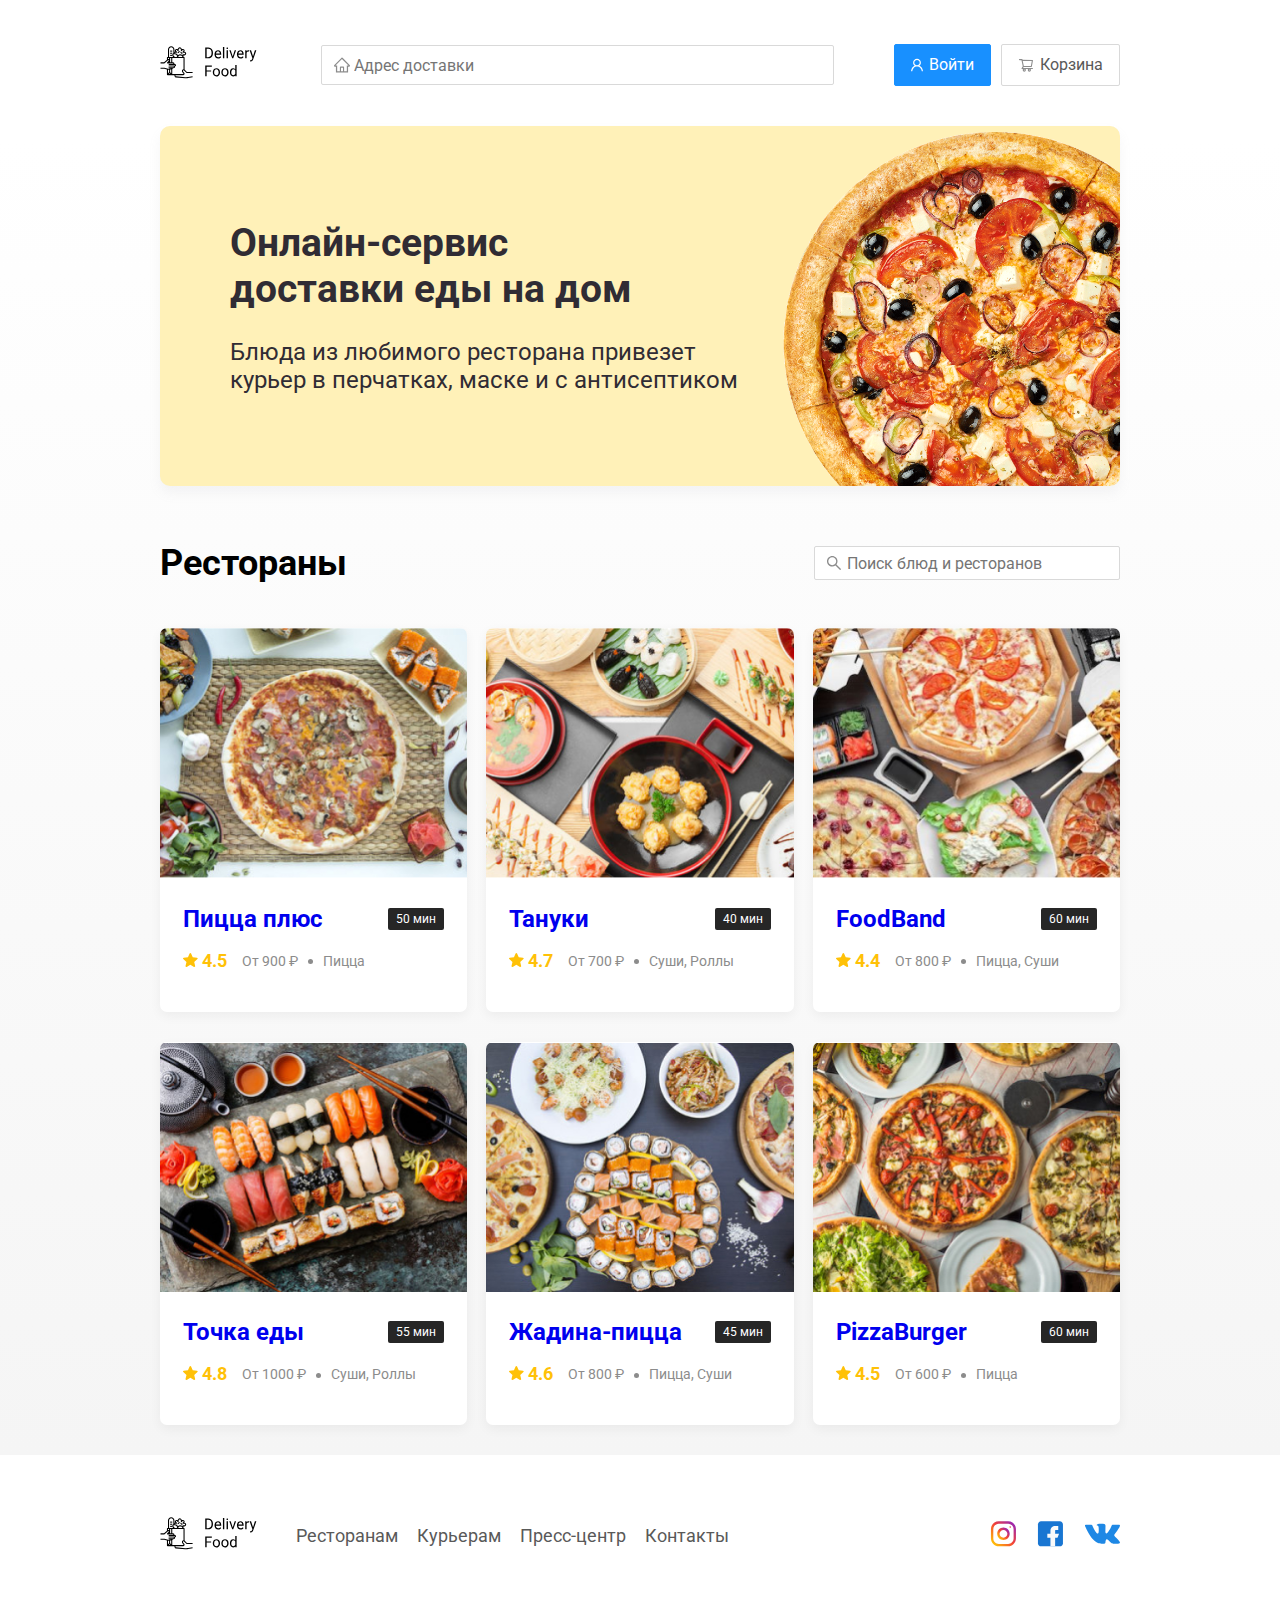
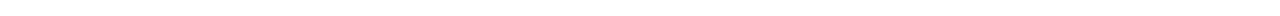
<file: index.html>
<!DOCTYPE html>
<html lang="ru">

<head>
  <meta charset="UTF-8">
  <meta name="viewport" content="width=device-width, initial-scale=1.0">
  <title>Delivery Food - доставка еды на дом</title>
  <link href="https://fonts.googleapis.com/css?family=Roboto:400,700&display=swap&subset=cyrillic" rel="stylesheet" />
  <link rel="stylesheet" href="css\normalize.css">
  <link rel="stylesheet" href="css/style.css" />
</head>

<body>
  <div class="container">
    <header class="header">
      <a href="/index.html" class="logo">
        <img src="img\logo.svg" alt="Logo">
      </a>
      <input type="text" class="input input-adress" placeholder="Адрес доставки">
      <div class="buttons">
        <button class="button button-primary">
          <img src="img/user.svg" alt="user" class="button-icon">
          <span class="button-text">Войти</span>
        </button>
        <button class="button">
          <img src="img/shopping-cart.svg" alt="shopping cart" class="button-icon">
          <span class="button-text">Корзина</span>
        </button>
      </div>
    </header>
  </div>
  <!-- /.container -->

  <main class="main">
    <div class="container">
      <section class="promo">
        <h1 class="promo-title">Онлайн-сервис <br> доставки еды на дом</h1>
        <p class="promo-text">Блюда из любимого ресторана привезет курьер в перчатках, маске и с антисептиком</p>
      </section>
      <section class="restaurants">
        <div class="section-heading">
          <h2 class="section-title">Рестораны</h2>
          <input class="input input-search" type="text" placeholder="Поиск блюд и ресторанов">
        </div>
        <div class="cards">
          <a href="/restaurant.html" class="card">
            <img src="img/image-1.jpg" alt="image" class="card-image">
            <div class="card-text">
              <div class="card-heading">
                <h3 class="card-title">Пицца плюс</h3>
                <span class="card-tag tag">50 мин</span>
              </div>
              <!-- /.card-heading -->
              <div class="card-info">
                <div class="rating"><img src="img/rating-star.svg" alt="rating" class="rating-star"> 4.5</div>
                <div class="price">От 900 ₽</div>
                <div class="category">Пицца</div>
              </div>
              <!-- /.card-info -->
            </div>
            <!-- /.card-text -->
          </a>
          <!-- /.card -->
          <a href="/restaurant.html" class="card">
            <img src="img/image-2.jpg" alt="image" class="card-image">
            <div class="card-text">
              <div class="card-heading">
                <h3 class="card-title">Тануки</h3>
                <span class="card-tag tag">40 мин</span>
              </div>
              <!-- /.card-heading -->
              <div class="card-info">
                <div class="rating"><img src="img/rating-star.svg" alt="rating" class="rating-star"> 4.7</div>
                <div class="price">От 700 ₽</div>
                <div class="category">Суши, Роллы</div>
              </div>
              <!-- /.card-info -->
            </div>
            <!-- /.card-text -->
          </a>
          <!-- /.card -->
          <a href="/restaurant.html" class="card">
            <img src="img/image-3.jpg" alt="image" class="card-image">
            <div class="card-text">
              <div class="card-heading">
                <h3 class="card-title">FoodBand</h3>
                <span class="card-tag tag">60 мин</span>
              </div>
              <!-- /.card-heading -->
              <div class="card-info">
                <div class="rating"><img src="img/rating-star.svg" alt="rating" class="rating-star"> 4.4</div>
                <div class="price">От 800 ₽</div>
                <div class="category">Пицца, Суши</div>
              </div>
              <!-- /.card-info -->
            </div>
            <!-- /.card-text -->
          </a>
          <!-- /.card -->
          <a href="/restaurant.html" class="card">
            <img src="img/image-4.jpg" alt="image" class="card-image">
            <div class="card-text">
              <div class="card-heading">
                <h3 class="card-title">Точка еды</h3>
                <span class="card-tag tag">55 мин</span>
              </div>
              <!-- /.card-heading -->
              <div class="card-info">
                <div class="rating"><img src="img/rating-star.svg" alt="rating" class="rating-star"> 4.8</div>
                <div class="price">От 1000 ₽</div>
                <div class="category">Суши, Роллы</div>
              </div>
              <!-- /.card-info -->
            </div>
            <!-- /.card-text -->
          </a>
          <!-- /.card -->
          <a href="/restaurant.html" class="card">
            <img src="img/image-5.jpg" alt="image" class="card-image">
            <div class="card-text">
              <div class="card-heading">
                <h3 class="card-title">Жадина-пицца</h3>
                <span class="card-tag tag">45 мин</span>
              </div>
              <!-- /.card-heading -->
              <div class="card-info">
                <div class="rating"><img src="img/rating-star.svg" alt="rating" class="rating-star"> 4.6</div>
                <div class="price">От 800 ₽</div>
                <div class="category">Пицца, Суши</div>
              </div>
              <!-- /.card-info -->
            </div>
            <!-- /.card-text -->
          </a>
          <!-- /.card -->
          <a href="/restaurant.html" class="card">
            <img src="img/image-6.jpg" alt="image" class="card-image">
            <div class="card-text">
              <div class="card-heading">
                <h3 class="card-title">PizzaBurger</h3>
                <span class="card-tag tag">60 мин</span>
              </div>
              <!-- /.card-heading -->
              <div class="card-info">

                <div class="rating"><img src="img/rating-star.svg" alt="rating" class="rating-star"> 4.5</div>
                <div class="price">От 600 ₽</div>
                <div class="category">Пицца</div>
              </div>
              <!-- /.card-info -->
            </div>
            <!-- /.card-text -->
          </a>
          <!-- /.card -->
        </div>
        <!-- /.cards -->
      </section>
    </div>
  </main>

  <footer class="footer">
    <div class="container">
      <div class="footer-block">
        <a href="/index.html" class="logo">
          <img src="img\logo.svg" alt="Logo" class="logo footer-logo">
        </a>
        <nav class="footer-nav">
          <a href="#" class="footer-link">Ресторанам</a>
          <a href="#" class="footer-link">Курьерам</a>
          <a href="#" class="footer-link">Пресс-центр</a>
          <a href="#" class="footer-link">Контакты</a>
        </nav>
        <div class="social-links">
          <a href="" class="social-link"><img src="/img/instagram.svg" alt="Instagram"></a>
          <a href="" class="social-link"><img src="/img/fb.svg" alt="Facebook"></a>
          <a href="" class="social-link"><img src="/img/vk.svg" alt="VK"></a>
        </div>
        <!-- /.social-links -->
      </div>
    </div>
  </footer>
  <!-- footer-block -->


</body>

</html>
</file>
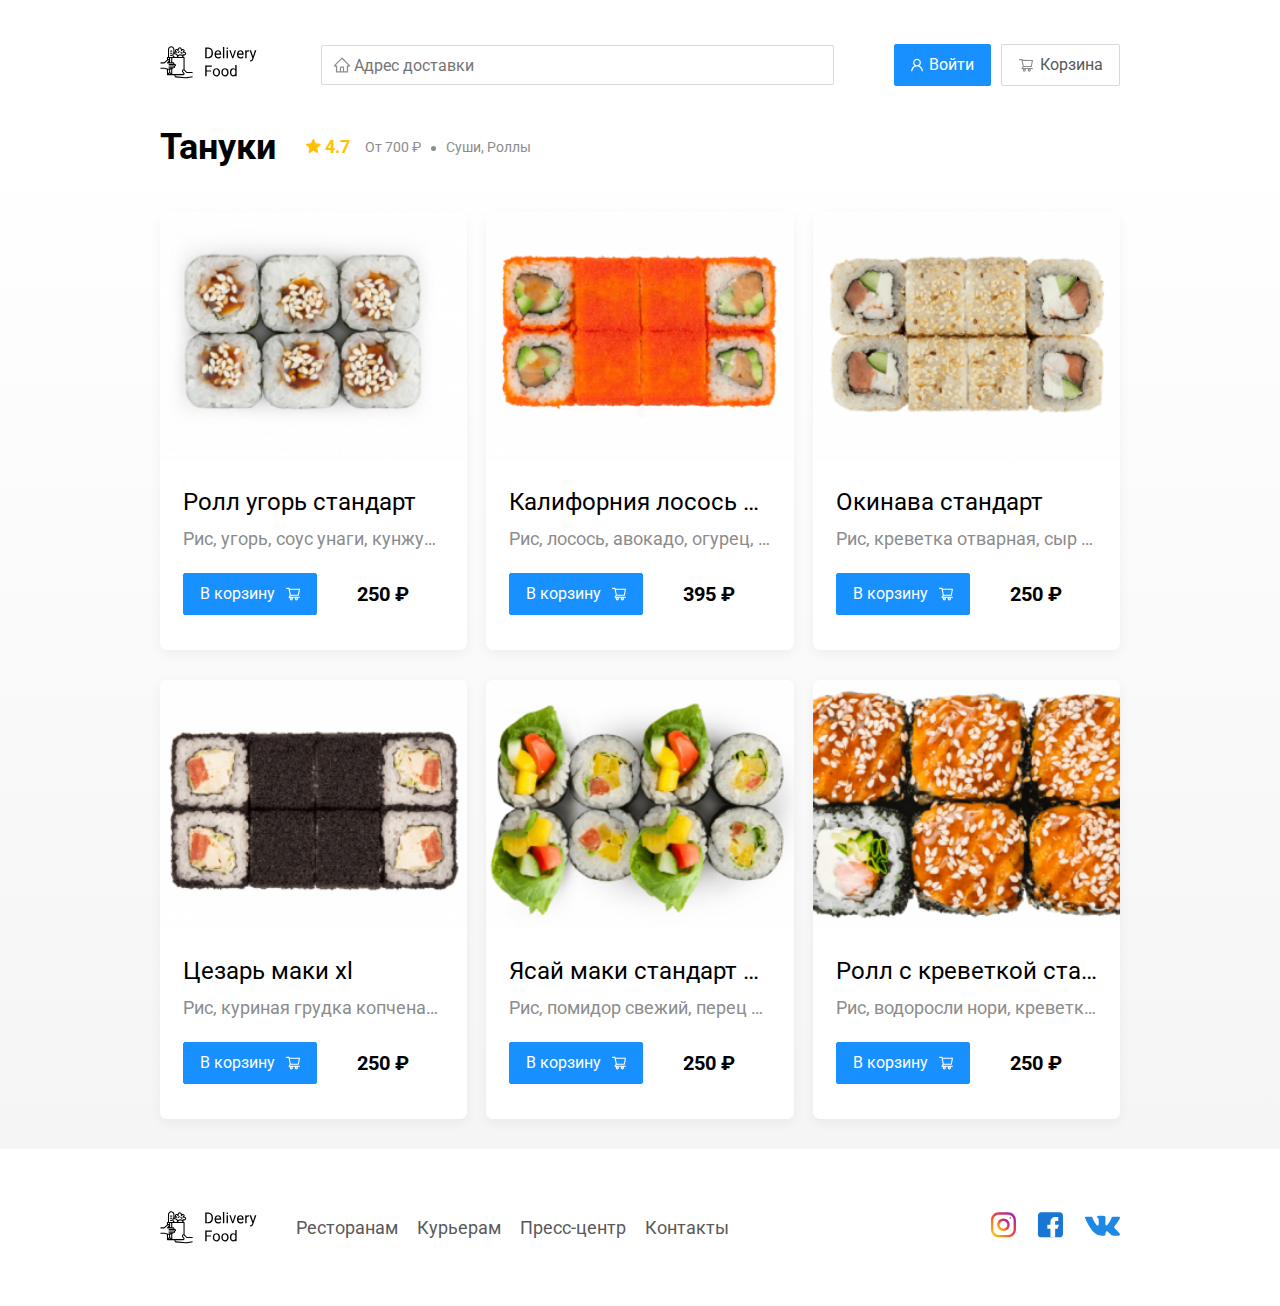
<file: restaurant.html>
<!DOCTYPE html>
<html lang="ru">

<head>
  <meta charset="UTF-8">
  <meta name="viewport" content="width=device-width, initial-scale=1.0">
  <title>Тануки - доставка еды на дом</title>
  <link href="https://fonts.googleapis.com/css?family=Roboto:400,700&display=swap&subset=cyrillic" rel="stylesheet" />
  <link rel="stylesheet" href="css\normalize.css">
  <link rel="stylesheet" href="css\animate.css">
  <link rel="stylesheet" href="css/style.css" />
</head>

<body>
  <div class="container">
    <header class="header">
      <a href="/index.html" class="logo">
        <img src="img\logo.svg" alt="Logo">
      </a>
      <input type="text" class="input input-adress" placeholder="Адрес доставки">
      <div class="buttons">
        <button class="button button-primary">
          <img src="img/user.svg" alt="user" class="button-icon">
          <span class="button-text">Войти</span>
        </button>
        <button class="button" id="cart-button">
          <img src="img/shopping-cart.svg" alt="shopping cart" class="button-icon">
          <span class="button-text">Корзина</span>
        </button>
      </div>
    </header>
  </div>
  <!-- /.container -->

  <main class="main">
    <div class="container">
      <section class="restaurants">
        <div class="section-heading">
          <h2 class="section-title">Тануки</h2>
          <div class="card-info">
            <div class="rating"><img src="img/rating-star.svg" alt="rating" class="rating-star"> 4.7</div>
            <div class="price">От 700 ₽</div>
            <div class="category">Суши, Роллы</div>
          </div>
          <!-- /.card-info -->
        </div>
        <div class="cards">
          <div class="card wow fadeInUp" data-wow-delay="0.2s">
            <img src="img/menu-1.png" alt="image" class="card-image menu-image">
            <div class="card-text">
              <div class="card-heading">
                <h3 class="card-title card-title-reg">Ролл угорь стандарт</h3>
              </div>
              <!-- /.card-heading -->
              <div class="card-info">
                <div class="ingridients">Рис, угорь, соус унаги, кунжут, водоросли нори.</div>
              </div>
              <!-- /.card-info -->
              <div class="card-buttons">
                <button class="button button-primary">
                  <span class="button-card-text">В корзину</span>
                  <img src="img/shopping-cart-white.svg" alt="shopping-cart" class="button-card-image">
                </button>
                <strong class="card-price-bold">250 ₽</strong>
              </div>
            </div>
            <!-- /.card-text -->
          </div>
          <!-- /.card -->
          <div class="card wow fadeInUp" data-wow-delay="0.3s">
            <img src="img/menu-2.png" alt="image" class="card-image">
            <div class="card-text">
              <div class="card-heading">
                <h3 class="card-title card-title-reg">Калифорния лосось стандарт</h3>
              </div>
              <!-- /.card-heading -->
              <div class="card-info">
                <div class="ingridients">Рис, лосось, авокадо, огурец, майонез, икра масаго, нори.</div>
              </div>
              <!-- /.card-info -->
              <div class="card-buttons">
                <button class="button button-primary">
                  <span class="button-card-text">В корзину</span>
                  <img src="img/shopping-cart-white.svg" alt="shopping-cart" class="button-card-image">
                </button>
                <strong class="card-price-bold">395 ₽</strong>
              </div>
            </div>
            <!-- /.card-text -->
          </div>
          <!-- /.card -->
          <div class="card wow fadeInUp" data-wow-delay="0.4s">
            <img src="img/menu-3.png" alt="image" class="card-image">
            <div class="card-text">
              <div class="card-heading">
                <h3 class="card-title card-title-reg">Окинава стандарт</h3>
              </div>
              <!-- /.card-heading -->
              <div class="card-info">
                <div class="ingridients">Рис, креветка отварная, сыр сливочный, лосось, огурец свежий...</div>
              </div>
              <!-- /.card-info -->
              <div class="card-buttons">
                <button class="button button-primary">
                  <span class="button-card-text">В корзину</span>
                  <img src="img/shopping-cart-white.svg" alt="shopping-cart" class="button-card-image">
                </button>
                <strong class="card-price-bold">250 ₽</strong>
              </div>
            </div>
            <!-- /.card-text -->
          </div>
          <!-- /.card -->
          <div class="card wow fadeInUp" data-wow-delay="0.2s">
            <img src="img/menu-4.png" alt="image" class="card-image">
            <div class="card-text">
              <div class="card-heading">
                <h3 class="card-title card-title-reg">Цезарь маки хl</h3>
              </div>
              <!-- /.card-heading -->
              <div class="card-info">
                <div class="ingridients">Рис, куриная грудка копченая, икра масаго, томат, айсберг, соус цезарь...</div>
              </div>
              <!-- /.card-info -->
              <div class="card-buttons">
                <button class="button button-primary">
                  <span class="button-card-text">В корзину</span>
                  <img src="img/shopping-cart-white.svg" alt="shopping-cart" class="button-card-image">
                </button>
                <strong class="card-price-bold">250 ₽</strong>
              </div>
            </div>
            <!-- /.card-text -->
          </div>
          <!-- /.card -->
          <div class="card wow fadeInUp" data-wow-delay="0.3s">
            <img src="img/menu-5.png" alt="image" class="card-image">
            <div class="card-text">
              <div class="card-heading">
                <h3 class="card-title card-title-reg">Ясай маки стандарт 185 г</h3>
              </div>
              <!-- /.card-heading -->
              <div class="card-info">
                <div class="ingridients">Рис, помидор свежий, перец болгарский, авокадо, огурец, айсберг</div>
              </div>
              <!-- /.card-info -->
              <div class="card-buttons">
                <button class="button button-primary">
                  <span class="button-card-text">В корзину</span>
                  <img src="img/shopping-cart-white.svg" alt="shopping-cart" class="button-card-image">
                </button>
                <strong class="card-price-bold">250 ₽</strong>
              </div>
            </div>
            <!-- /.card-text -->
          </div>
          <!-- /.card -->
          <div class="card wow fadeInUp" data-wow-delay="0.4s">
            <img src="img/menu-6.png" alt="image" class="card-image">
            <div class="card-text">
              <div class="card-heading">
                <h3 class="card-title card-title-reg">Ролл с креветкой стандарт</h3>
              </div>
              <!-- /.card-heading -->
              <div class="card-info">
                <div class="ingridients">Рис, водоросли нори, креветки отварные, сыр сливочный, огурцы</div>
              </div>
              <!-- /.card-info -->
              <div class="card-buttons">
                <button class="button button-primary">
                  <span class="button-card-text">В корзину</span>
                  <img src="img/shopping-cart-white.svg" alt="shopping-cart" class="button-card-image">
                </button>
                <strong class="card-price-bold">250 ₽</strong>
              </div>
            </div>
            <!-- /.card-text -->
          </div>
          <!-- /.card -->
        </div>
        <!-- /.cards -->
      </section>
    </div>
  </main>

  <footer class="footer">
    <div class="container">
      <div class="footer-block">
        <img src="/img/logo.svg" alt="" class="logo footer-logo">
        <nav class="footer-nav">
          <a href="#" class="footer-link">Ресторанам</a>
          <a href="#" class="footer-link">Курьерам</a>
          <a href="#" class="footer-link">Пресс-центр</a>
          <a href="#" class="footer-link">Контакты</a>
        </nav>
        <div class="social-links">
          <a href="" class="social-link"><img src="/img/instagram.svg" alt="Instagram"></a>
          <a href="" class="social-link"><img src="/img/fb.svg" alt="Facebook"></a>
          <a href="" class="social-link"><img src="/img/vk.svg" alt="VK"></a>
        </div>
        <!-- /.social-links -->
      </div>
    </div>
  </footer>
  <!-- footer-block -->
  <div class="modal">
    <div class="modal-dialog">
      <div class="modal-header">
        <h3 class="modal-title">Корзина</h3>
        <button class="close">&times;</button>
      </div>
      <!-- /.modal-header -->
      <div class="modal-body">
        <div class="food-row">
          <span class="food-name">Ролл угорь стандарт</span>
          <strong class="food-price">250 ₽</strong>
          <div class="food-counter">
            <button class="counter-button">-</button>
            <span class="counter">1</span>
            <button class="counter-button">+</button>
          </div>
        </div>
        <!-- /.food-row -->
        <div class="food-row">
          <span class="food-name">Ролл угорь стандарт</span>
          <strong class="food-price">250 ₽</strong>
          <div class="food-counter">
            <button class="counter-button">-</button>
            <span class="counter">1</span>
            <button class="counter-button">+</button>
          </div>
        </div>
        <!-- /.food-row -->
        <div class="food-row">
          <span class="food-name">Ролл угорь стандарт</span>
          <strong class="food-price">250 ₽</strong>
          <div class="food-counter">
            <button class="counter-button">-</button>
            <span class="counter">1</span>
            <button class="counter-button">+</button>
          </div>
        </div>
        <!-- /.food-row -->
        <div class="food-row">
          <span class="food-name">Ролл угорь стандарт</span>
          <strong class="food-price">250 ₽</strong>
          <div class="food-counter">
            <button class="counter-button">-</button>
            <span class="counter">1</span>
            <button class="counter-button">+</button>
          </div>
        </div>
        <!-- /.food-row -->
        <div class="food-row">
          <span class="food-name">Ролл угорь стандарт</span>
          <strong class="food-price">250 ₽</strong>
          <div class="food-counter">
            <button class="counter-button">-</button>
            <span class="counter">1</span>
            <button class="counter-button">+</button>
          </div>
        </div>
        <!-- /.food-row -->
      </div>
      <!-- /.modal-body -->
      <div class="modal-footer">
        <span class="modal-pricetag">1250 ₽</span>
        <div class="footer-buttons">
          <button class="button button-primary">Оформить заказ</button>
          <button class="button">Отмена</button>
        </div>
      </div>
      <!-- /.modal-footer -->
    </div>
    <!-- /.modal-dialog -->
  </div>
  <script src="/js/wow.min.js"></script>
  <script src="/js/main.js"></script>
</body>

</html>
</file>
<file: css/style.css>
* {
  box-sizing: border-box;
}

body {
  font-family: 'Roboto', sans-serif;
  padding-top: 44px;
}

img {
  max-width: 100%;
}

.container {
  max-width: 1200px;
  margin: auto;
}

.header {
  display: flex;
  align-items: center;
  justify-content: space-between;
  margin-bottom: 40px;
}

.input {
  background: #FFFFFF;
  border: 1px solid #D9D9D9;
  border-radius: 2px;
  font-size: 16px;
  line-height: 24px;
  padding-left: 32px;
  background-repeat: no-repeat;
  background-position: left 11px center;
}

.input-adress {
  height: 40px;
  flex: 0.8;
  background-image: url(../img/home.svg);
}

.input-search {
  height: 34px;
  width: 306px;
  background-image: url(../img/search-icon.svg);
  margin-left: auto;
}

.buttons {
  display: flex;
  align-items: center;
}

.button {
  display: flex;
  align-items: center;
  padding: 8px 16px;
  background: #FFFFFF;
  border: 1px solid #D9D9D9;
  box-sizing: border-box;
  box-shadow: 0px 0px 2px rgba(0, 0, 0, 0.0015);
  border-radius: 2px;
  color: #595959;
  font-size: 16px;
  line-height: 24px;
}

.button-primary {
  background: #1890FF;
  border: 1px solid #1890FF;
  color: #fff;
  margin-right: 10px;
}

.button-icon {
  margin-right: 6px;
}

.button-card-text {
  margin-right: 10px;
}

.promo {
  box-shadow: 0px 7px 12px rgba(158, 158, 163, 0.1);
  background: #FFF1B8 url(../img/promo-image.png) no-repeat top 20px right -100px/ 750px;
  border-radius: 10px;
  padding: 68px 70px;
  margin-bottom: 56px;
}

.promo-title {
  font-style: normal;
  font-weight: bold;
  font-size: 39px;
  line-height: 46px;
  color: #302C34;
}

.promo-text {
  font-style: normal;
  font-weight: normal;
  font-size: 24px;
  line-height: 28px;
  color: #302C34;
  max-width: 538px;
}

.main {
  background: linear-gradient(180deg, rgba(245, 245, 245, 0) 1.04%, #F5F5F5 100%);
}

.section-heading {
  display: flex;
  align-items: center;
  margin-bottom: 44px;
}

.section-title {
  font-style: normal;
  font-weight: bold;
  font-size: 36px;
  line-height: 42px;
  margin: 0;
  color: #000000;
  margin-right: 30px;
}

.cards {
  display: flex;
  align-items: flex-start;
  justify-content: space-between;
  flex-wrap: wrap;
}

.card {
  background: #FFFFFF;
  box-shadow: 0px 4px 12px rgba(0, 0, 0, 0.05);
  border-radius: 7px;
  overflow: hidden;
  margin-bottom: 30px;
  flex-basis: 32%;
  text-decoration: none;
}

.card:visited {
  color: #000000;
}

.card-image {
  width: 384px;
  height: 250px;
  object-fit: cover;
}

.card-text {
  padding-top: 20px;
  padding-bottom: 35px;
  padding-left: 23px;
  padding-right: 23px;
}

.card-heading {
  display: flex;
  align-items: center;
  justify-content: space-between;
  margin-bottom: 10px;
}

.card-title {
  margin: 0;
  font-style: normal;
  font-weight: bold;
  text-overflow: ellipsis;
  overflow: hidden;
  white-space: nowrap;
  font-size: 24px;
  line-height: 32px;
}

.card-title-reg {
  font-weight: 400;

}

.card-tag {
  font-style: normal;
  font-weight: normal;
  font-size: 12px;
  line-height: 20px;
  color: #ffffff;
  background: #262626;
  border-radius: 2px;
  padding: 1px 8px;
}

.card-info {
  display: flex;
  align-items: center;
  flex-wrap: wrap;
}

.card-buttons {
  display: flex;
  align-items: center;
  margin-top: 24px;
}

.card-price-bold {
  font-weight: bold;
  font-size: 20px;
  line-height: 32px;
  margin-left: 30px;
}

.menu-image {
  background-size: 80%;
}

.rating {
  margin-right: 26px;
  color: #FFC107;
  font-weight: bold;
  font-size: 18px;
  line-height: 32px;
}

.price,
.category {
  font-size: 18px;
  line-height: 32px;
  color: #8C8C8C;
}

.ingridients {
  color: #8C8C8C;
  font-size: 18px;
  line-height: 21px;
  text-overflow: ellipsis;
  overflow: hidden;
  white-space: nowrap;
  max-width: 600px;
}

.price {
  margin-right: 10px;
}

.category {
  text-overflow: ellipsis;
  overflow: hidden;
  white-space: nowrap;
  max-width: 150px;
}

.price:after {
  content: "";
  width: 5px;
  height: 5px;
  background-color: #8C8C8C;
  display: inline-block;
  vertical-align: middle;
  border-radius: 50%;
  margin-left: 10px;
}

.footer {
  padding: 60px 0px;
}

.footer-block {
  display: flex;
  align-items: center;
  justify-content: space-between;
}

.footer-nav {
  margin-left: 35px;
  margin-right: auto;
}

.footer-link {
  display: inline-block;
  color: #595959;
  text-decoration: none;
  font-style: normal;
  font-weight: normal;
  font-size: 18px;
  line-height: 21px;
}

.footer-link:not(:last-child) {
  margin-right: 15px;
}

.social-links {
  display: flex;
  align-items: center;
}

.social-link:not(:last-child) {
  margin-right: 21px;
}

.modal {
  position: fixed;
  left: 0;
  top: 0;
  width: 100%;
  height: 100%;
  background: rgba(0, 0, 0, 0.4);
  display: none;
}

.is-open {
  display: flex;
}

.modal-dialog {
  max-width: 780px;
  width: 95%;
  background: #FFFFFF;
  border-radius: 5px;
  margin: auto;
  padding: 40px 45px;
}

.modal-header {
  display: flex;
  align-items: center;
  justify-content: space-between;
  margin-bottom: 45px;
}

.modal-title {
  margin: 0;
  font-weight: bold;
  font-size: 36px;
  line-height: 42px;
}

.close {
  font-size: 36px;
  border: none;
  background-color: transparent;
}

.modal-body {
  margin-bottom: 52px;
}

.food-row {
  display: flex;
  align-items: flex-start;
  justify-content: space-between;
  padding: 10px;
  border-bottom: 1px solid #D9D9D9;
  margin-bottom: 15px;
}

.food-name {
  font-weight: normal;
  font-size: 18px;
  line-height: 32px;
}

.food-price {
  margin-left: auto;
  margin-right: 47px;
  font-weight: bold;
  font-size: 20px;
  line-height: 32px;
}

.food-counter {
  display: flex;
  align-items: center;
}

.counter-button {
  display: flex;
  align-items: center;
  justify-content: center;
  width: 39px;
  height: 32px;
  background: #FFFFFF;
  border: 1px solid #40A9FF;
  box-sizing: border-box;
  border-radius: 2px;
  font-weight: normal;
  font-size: 14px;
  line-height: 22px;
  color: #40A9FF;
}

.counter {
  font-size: 16px;
  line-height: 24px;
  margin-left: 10px;
  margin-right: 10px;
}

.modal-footer {
  display: flex;
  align-items: center;
  justify-content: space-between;
}

.footer-buttons {
  display: flex;
  align-items: center;
}

.modal-pricetag {
  background: #262626;
  border-radius: 5px;
  color: #FFFFFF;
  padding: 15px 20px;
  font-size: 20px;
  line-height: 23px;
}

@media (max-width: 1366px) {
  .container {
    max-width: 960px;
  }

  .promo {
    background-position: top right -200px;
    background-size: 650px;
  }

  .category,
  .price {
    font-size: 14px;
  }

  .rating {
    margin-right: 15px;
  }
}

@media (max-width: 992px) {
  .container {
    max-width: 750px;
  }

  .promo {
    padding: 50px;
    background-size: 500px;
    background-position: center right -200px;
  }

  .promo-text {
    font-size: 18px;
    max-width: 400px;
  }

  .card {
    flex-basis: 49%;
  }

  .footer-link {
    font-size: 16px;
  }
}

@media (max-width: 768px) {
  .container {
    max-width: 560px;
  }

  .card-info {
    flex-wrap: wrap;
  }

  .card .rating {
    flex-basis: 100%;
  }

  .card-title {
    font-size: 18px;
  }

  .promo {
    background-size: 400px;
    background-position: bottom right -200px;
  }

  .promo-title {
    font-size: 24px;
    line-height: 1.4;
  }

  .promo-text {
    margin-top: 0;
  }
}

@media (max-width: 578px) {
  .container {
    width: 90%;
  }

  .header {
    flex-wrap: wrap;
  }

  .input-adress {
    margin-top: 15px;
    flex: 1;
    order: 5;
  }

  .promo {
    background-image: none;
  }

  .promo-title {
    margin-bottom: 10px;
  }

  .section-title {
    font-size: 20px;
  }

  .card {
    flex-basis: 100%;
  }

  .card-image {
    width: 100%;
  }

  .footer {
    padding: 30px 0;
  }

  .footer-block {
    align-items: flex-start;
  }

  .footer-nav {
    margin-left: 0;
    margin-right: 0;
    order: 0;
    display: flex;
    flex-direction: column;
  }

  .footer-logo {
    margin-right: 15px;
    order: 1;
  }

  .social-links {
    order: 2;
  }
}

@media (max-width: 480px) {
  .button-text {
    display: none;
  }

  .button-icon {
    margin: 0;
  }

  .button {
    min-height: 40px;
  }

  .promo {
    padding: 20px;
  }

  .section-heading {
    flex-wrap: wrap;
  }

  .footer-block {
    flex-wrap: wrap;
    flex-direction: column;
    align-items: center;
  }

  .footer-logo {
    order: 0;
    margin-bottom: 20px;
  }

  .footer-nav {
    margin-bottom: 20px;
    text-align: center;
  }

  .footer-link:not(:last-child) {
    margin-right: 0;
  }
}
</file>
